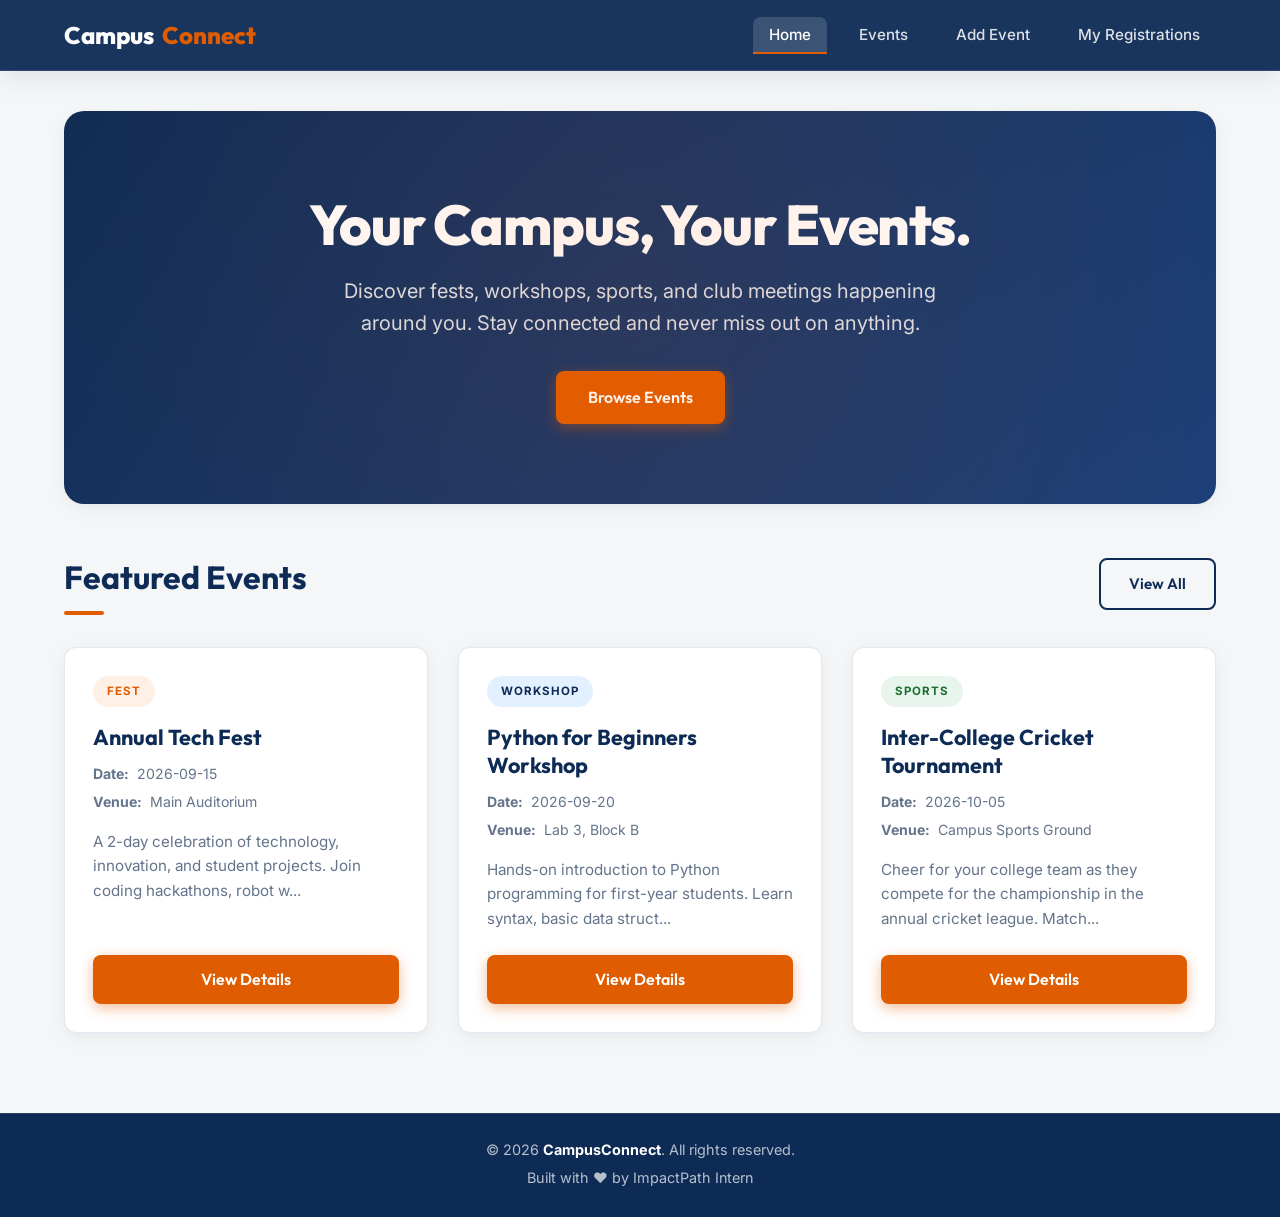
<file: index.html>
<!DOCTYPE html>
<html lang="en">

<head>
    <meta charset="UTF-8">
    <meta name="viewport" content="width=device-width, initial-scale=1.0">
    <meta name="description"
        content="Discover, create, and register for campus events. Stay connected with the latest fests, workshops, sports, and club meetings on campus.">
    <title>CampusConnect — Home</title>
    <link rel="stylesheet" href="css/styles.css">
</head>

<body>
    <!-- Navigation Bar -->
    <header>
        <nav>
            <a href="index.html" class="logo">
                Campus<span>Connect</span>
            </a>
            <ul class="nav-links">
                <li><a href="index.html" class="active">Home</a></li>
                <li><a href="events.html">Events</a></li>
                <li><a href="add-event.html">Add Event</a></li>
                <li><a href="my-registrations.html">My Registrations</a></li>
            </ul>
        </nav>
    </header>
    <!-- Main Content -->
    <main>
        <!-- Hero Section -->
        <section class="hero">
            <h1>Your Campus, Your Events.</h1>
            <p>Discover fests, workshops, sports, and club meetings happening around you. Stay connected and never miss
                out on anything.</p>
            <a href="events.html" class="btn-primary">Browse Events</a>
        </section>
        <!-- Featured Events Section -->
        <section>
            <div class="section-header">
                <h2 class="section-title">Featured Events</h2>
                <a href="events.html" class="btn-secondary">View All</a>
            </div>

            <!-- Grid to display featured events (We'll render 3 placeholders that are also dynamic in JS) -->
            <div class="events-grid" id="featured-grid">
                <!-- Event Cards will be dynamically loaded/synchronized from JS, or fallback to server-side static if JS disabled -->
                <article class="event-card">
                    <span class="category-badge badge-fest">Fest</span>
                    <h3>Annual Tech Fest 2026</h3>
                    <div class="event-meta">
                        <div><strong>Date:</strong> 2026-09-15</div>
                        <div><strong>Venue:</strong> Main Auditorium</div>
                    </div>
                    <p class="description">A 2-day celebration of technology, innovation and student projects from all
                        over the country.</p>
                    <a href="event-detail.html?id=1" class="btn-primary">View Details</a>
                </article>
                <article class="event-card">
                    <span class="category-badge badge-workshop">Workshop</span>
                    <h3>Python for Beginners</h3>
                    <div class="event-meta">
                        <div><strong>Date:</strong> 2026-09-20</div>
                        <div><strong>Venue:</strong> Lab 3, Block B</div>
                    </div>
                    <p class="description">Hands-on introduction to Python programming for first-year students. No prior
                        coding experience required.</p>
                    <a href="event-detail.html?id=2" class="btn-primary">View Details</a>
                </article>
                <article class="event-card">
                    <span class="category-badge badge-sports">Sports</span>
                    <h3>Inter-College Cricket Tournament</h3>
                    <div class="event-meta">
                        <div><strong>Date:</strong> 2026-10-05</div>
                        <div><strong>Venue:</strong> Campus Sports Ground</div>
                    </div>
                    <p class="description">Cheer for your college team as they compete for the championship in the
                        annual cricket league.</p>
                    <a href="event-detail.html?id=3" class="btn-primary">View Details</a>
                </article>
            </div>
        </section>
    </main>
    <!-- Footer -->
    <footer>
        <p>&copy; 2026 <strong>CampusConnect</strong>. All rights reserved.</p>
        <p>Built with &hearts; by ImpactPath Intern</p>
    </footer>
    <!-- Link JavaScript -->
    <script src="js/app.js"></script>
</body>

</html>
</file>
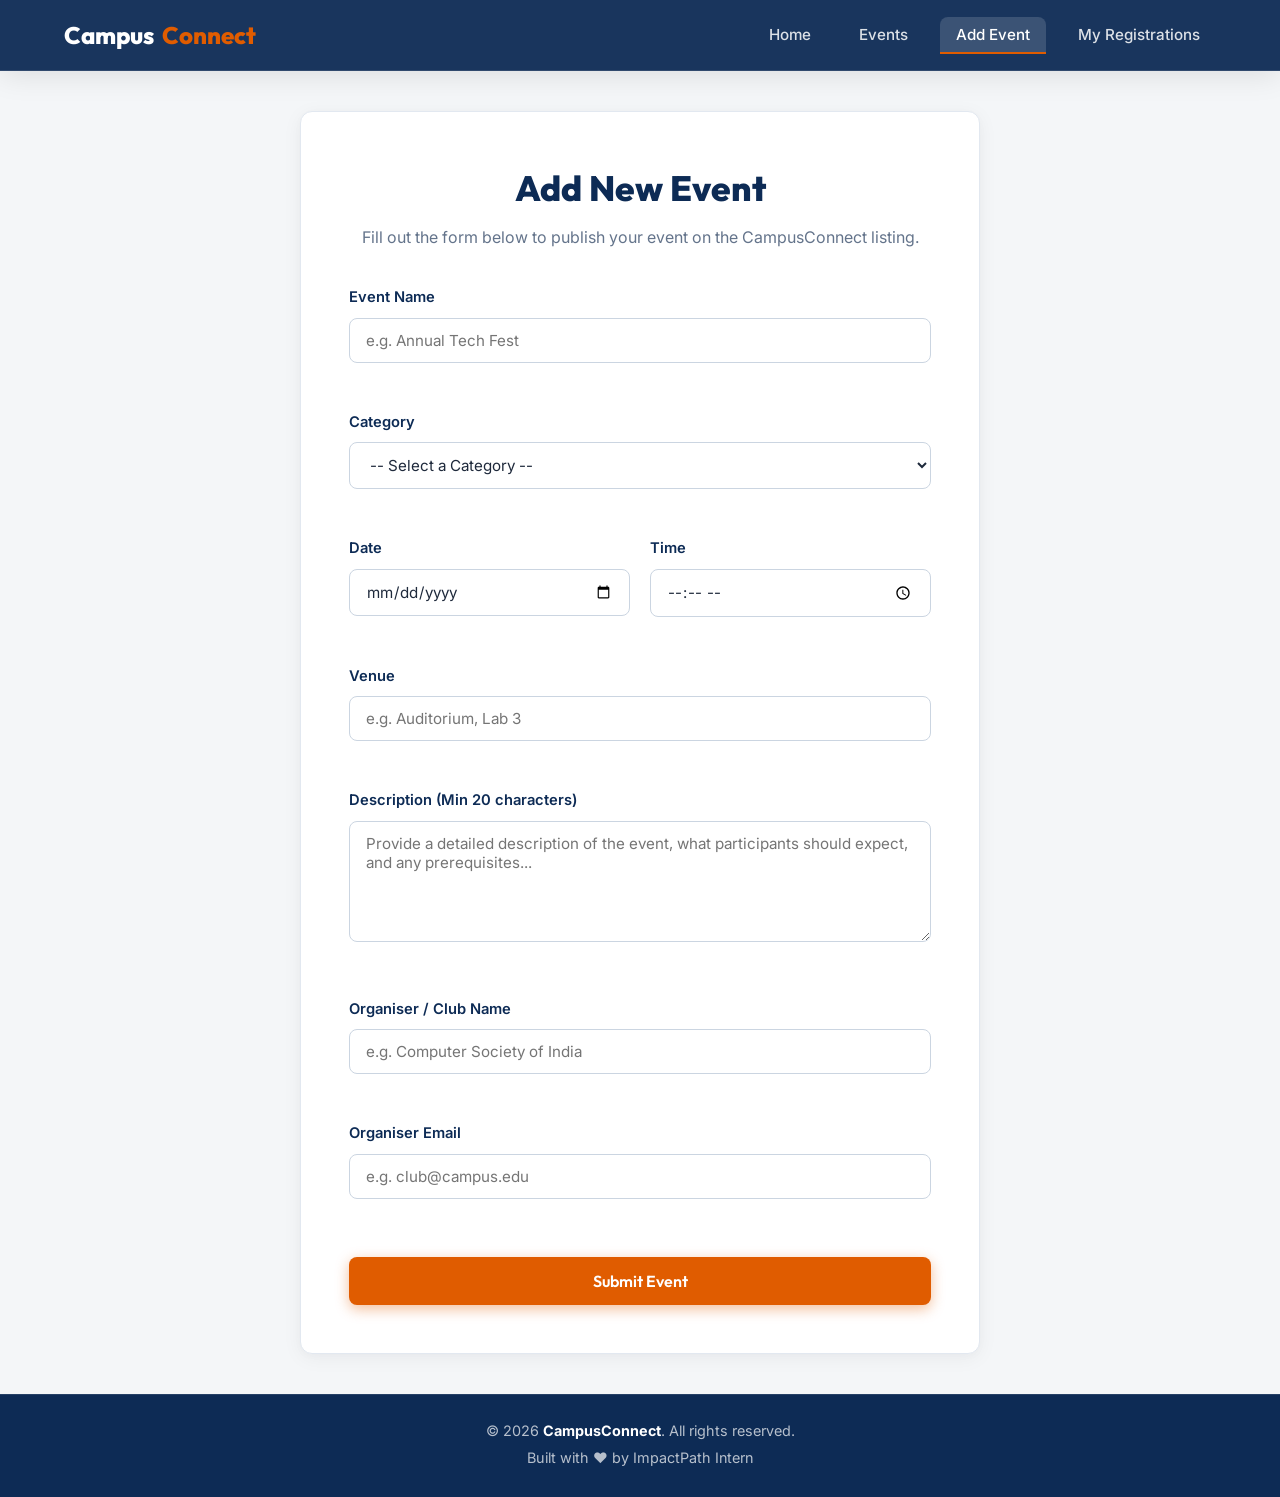
<file: add-event.html>
<!DOCTYPE html>
<html lang="en">

<head>
    <meta charset="UTF-8">
    <meta name="viewport" content="width=device-width, initial-scale=1.0">
    <meta name="description"
        content="Add a new campus event to CampusConnect. Share your club meetings, sports, workshops, or fests.">
    <title>CampusConnect — Add Event</title>
    <link rel="stylesheet" href="css/styles.css">
</head>

<body>
    <!-- Navigation Bar -->
    <header>
        <nav>
            <a href="index.html" class="logo">
                Campus<span>Connect</span>
            </a>
            <ul class="nav-links">
                <li><a href="index.html">Home</a></li>
                <li><a href="events.html">Events</a></li>
                <li><a href="add-event.html" class="active">Add Event</a></li>
                <li><a href="my-registrations.html">My Registrations</a></li>
            </ul>
        </nav>
    </header>
    <!-- Main Content -->
    <main>
        <div class="form-container">
            <div class="form-title-area">
                <h1>Add New Event</h1>
                <p>Fill out the form below to publish your event on the CampusConnect listing.</p>
            </div>
            <!-- Add Event Form -->
            <form id="add-event-form" novalidate>

                <!-- Event Name -->
                <div class="form-group">
                    <label for="event-name">Event Name</label>
                    <input type="text" id="event-name" name="eventName" placeholder="e.g. Annual Tech Fest" required>
                    <span class="error-message" id="name-error"></span>
                </div>
                <!-- Category select -->
                <div class="form-group">
                    <label for="category">Category</label>
                    <select id="category" name="category" required>
                        <option value="" disabled selected>-- Select a Category --</option>
                        <option value="fest">Fest</option>
                        <option value="workshop">Workshop</option>
                        <option value="sports">Sports</option>
                        <option value="club">Club</option>
                    </select>
                    <span class="error-message" id="cat-error"></span>
                </div>
                <!-- Event Date and Time in double column on desktop -->
                <div style="display: grid; grid-template-columns: 1fr 1fr; gap: 20px;">
                    <!-- Date -->
                    <div class="form-group">
                        <label for="event-date">Date</label>
                        <input type="date" id="event-date" name="eventDate" required>
                        <span class="error-message" id="date-error"></span>
                    </div>
                    <!-- Time -->
                    <div class="form-group">
                        <label for="event-time">Time</label>
                        <input type="time" id="event-time" name="eventTime" required>
                        <span class="error-message" id="time-error"></span>
                    </div>
                </div>
                <!-- Venue -->
                <div class="form-group">
                    <label for="venue">Venue</label>
                    <input type="text" id="venue" name="venue" placeholder="e.g. Auditorium, Lab 3" required>
                    <span class="error-message" id="venue-error"></span>
                </div>
                <!-- Description -->
                <div class="form-group">
                    <label for="description">Description (Min 20 characters)</label>
                    <textarea id="description" name="description" rows="5"
                        placeholder="Provide a detailed description of the event, what participants should expect, and any prerequisites..."
                        required></textarea>
                    <span class="error-message" id="desc-error"></span>
                </div>
                <!-- Organiser Name -->
                <div class="form-group">
                    <label for="organiser-name">Organiser / Club Name</label>
                    <input type="text" id="organiser-name" name="organiserName"
                        placeholder="e.g. Computer Society of India" required>
                    <span class="error-message" id="organiser-name-error"></span>
                </div>
                <!-- Organiser Email -->
                <div class="form-group">
                    <label for="organiser-email">Organiser Email</label>
                    <input type="email" id="organiser-email" name="organiserEmail" placeholder="e.g. club@campus.edu"
                        required>
                    <span class="error-message" id="organiser-email-error"></span>
                </div>
                <!-- Submit Button -->
                <button type="submit" class="btn-primary" style="width: 100%; margin-top: 10px;">Submit Event</button>
            </form>
        </div>
    </main>
    <!-- Footer -->
    <footer>
        <p>&copy; 2026 <strong>CampusConnect</strong>. All rights reserved.</p>
        <p>Built with &hearts; by ImpactPath Intern</p>
    </footer>
    <!-- Notification Toast -->
    <div id="toast" class="toast">
        <span id="toast-message">Event added successfully!</span>
    </div>
    <!-- JavaScript file -->
    <script src="js/app.js"></script>
</body>

</html>
</file>
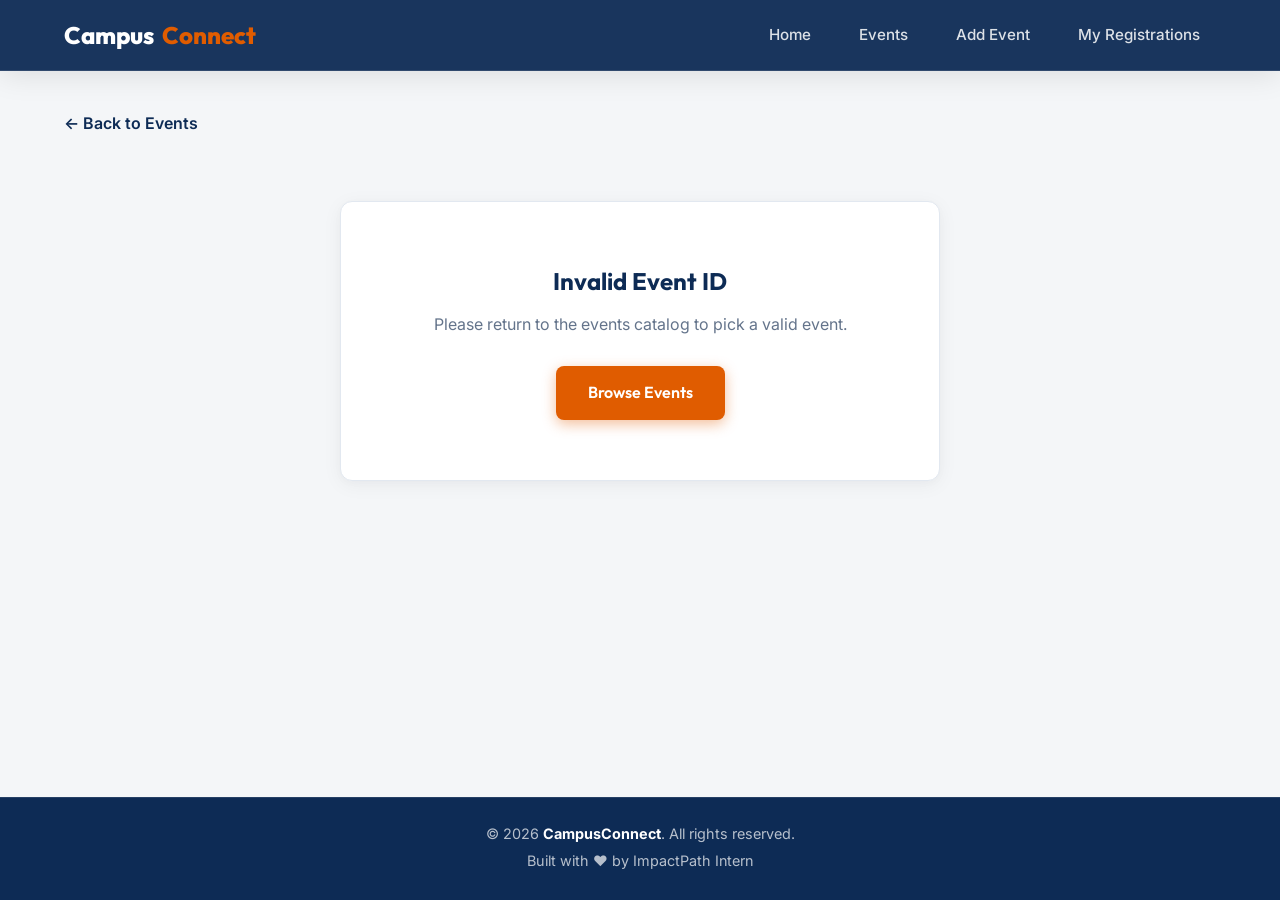
<file: event-detail.html>
<!DOCTYPE html>
<html lang="en">

<head>
    <meta charset="UTF-8">
    <meta name="viewport" content="width=device-width, initial-scale=1.0">
    <meta name="description" content="View complete details and register for the event on CampusConnect.">
    <title>CampusConnect — Event Details</title>
    <link rel="stylesheet" href="css/styles.css">
</head>

<body>
    <!-- Navigation Bar -->
    <header>
        <nav>
            <a href="index.html" class="logo">
                Campus<span>Connect</span>
            </a>
            <ul class="nav-links">
                <li><a href="index.html">Home</a></li>
                <li><a href="events.html">Events</a></li>
                <li><a href="add-event.html">Add Event</a></li>
                <li><a href="my-registrations.html">My Registrations</a></li>
            </ul>
        </nav>
    </header>
    <!-- Main Content -->
    <main>
        <!-- Back to Events Link -->
        <a href="events.html" class="back-link">
            &larr; Back to Events
        </a>
        <!-- Detail Container -->
        <div id="detail-container">
            <!-- Loading State / Fallback -->
            <div class="detail-grid">
                <!-- Main Details Column -->
                <div class="detail-main">
                    <div class="detail-header">
                        <span class="category-badge badge-fest" id="event-category">Fest</span>
                        <h1 id="event-title">Loading Event Title...</h1>
                    </div>
                    <div class="detail-meta-list">
                        <div class="detail-meta-item">
                            <span class="detail-meta-label">Date</span>
                            <span class="detail-meta-value" id="event-date">Loading...</span>
                        </div>
                        <div class="detail-meta-item">
                            <span class="detail-meta-label">Time</span>
                            <span class="detail-meta-value" id="event-time">Loading...</span>
                        </div>
                        <div class="detail-meta-item">
                            <span class="detail-meta-label">Venue</span>
                            <span class="detail-meta-value" id="event-venue">Loading...</span>
                        </div>
                        <div class="detail-meta-item">
                            <span class="detail-meta-label">Category</span>
                            <span class="detail-meta-value" id="event-category-name">Loading...</span>
                        </div>
                    </div>
                    <div class="detail-content">
                        <h2>About this Event</h2>
                        <p id="event-desc">Loading detailed description of the event...</p>
                    </div>
                </div>
                <!-- Sidebar Registration Column -->
                <div class="detail-sidebar">
                    <!-- Register Action Card -->
                    <div class="sidebar-card">
                        <h3>Registration</h3>
                        <p style="margin-bottom: 20px; color: var(--text-light); font-size: 0.95rem;">Join us for this
                            event! Registration is free for all campus students.</p>
                        <button id="register-btn" class="btn-primary">Register for this Event</button>
                    </div>
                    <!-- Organizer Info Card -->
                    <div class="sidebar-card">
                        <h3>Organized By</h3>
                        <div class="organizer-info">
                            <div class="organizer-field">
                                <span class="organizer-label">Name</span>
                                <span class="organizer-val" id="organiser-name">Loading Organizer...</span>
                            </div>
                            <div class="organizer-field" style="margin-top: 10px;">
                                <span class="organizer-label">Contact Email</span>
                                <span class="organizer-val" id="organiser-email">Loading Email...</span>
                            </div>
                        </div>
                    </div>
                </div>
            </div>
        </div>
    </main>
    <!-- Footer -->
    <footer>
        <p>&copy; 2026 <strong>CampusConnect</strong>. All rights reserved.</p>
        <p>Built with &hearts; by ImpactPath Intern</p>
    </footer>
    <!-- Notification Toast -->
    <div id="toast" class="toast">
        <span id="toast-message">Action processed!</span>
    </div>
    <!-- JavaScript file -->
    <script src="js/app.js"></script>
</body>

</html>
</file>
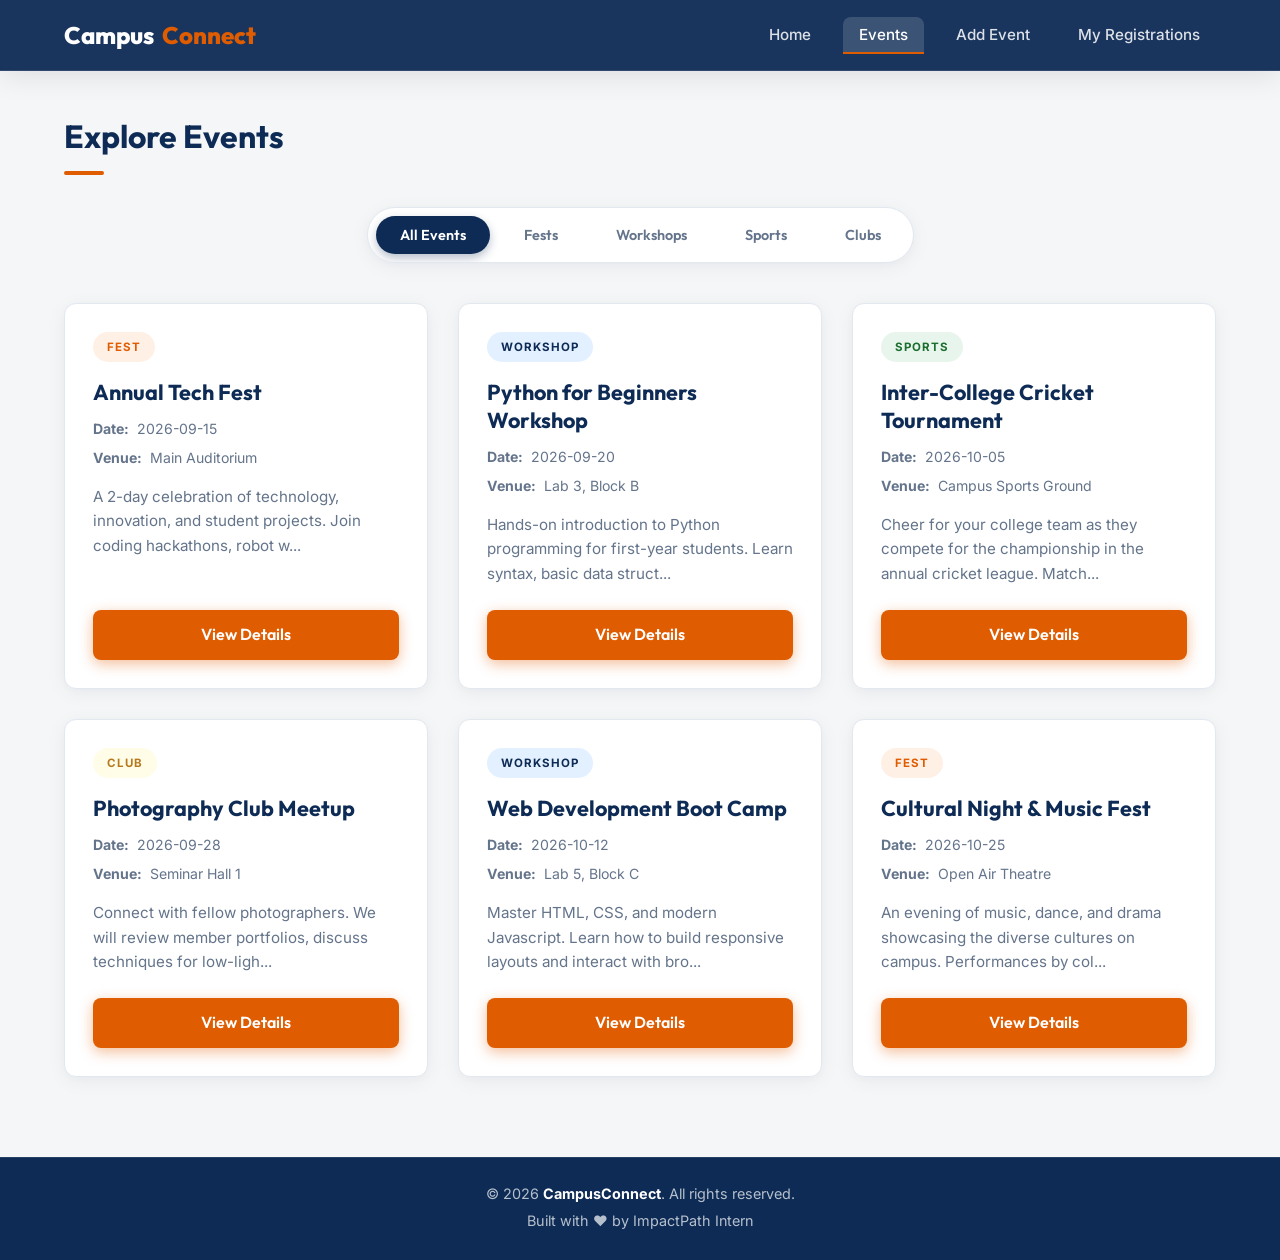
<file: events.html>
<!DOCTYPE html>
<html lang="en">

<head>
    <meta charset="UTF-8">
    <meta name="viewport" content="width=device-width, initial-scale=1.0">
    <meta name="description"
        content="Browse all upcoming events at our college. Filter events by Fest, Workshop, Sports, or Club meetings.">
    <title>CampusConnect — Browse Events</title>
    <link rel="stylesheet" href="css/styles.css">
</head>

<body>
    <!-- Navigation Bar -->
    <header>
        <nav>
            <a href="index.html" class="logo">
                Campus<span>Connect</span>
            </a>
            <ul class="nav-links">
                <li><a href="index.html">Home</a></li>
                <li><a href="events.html" class="active">Events</a></li>
                <li><a href="add-event.html">Add Event</a></li>
                <li><a href="my-registrations.html">My Registrations</a></li>
            </ul>
        </nav>
    </header>
    <!-- Main Content -->
    <main>
        <div class="section-header">
            <h2 class="section-title">Explore Events</h2>
        </div>
        <!-- Category Filters -->
        <div class="filters-wrapper">
            <div class="filters">
                <button data-filter="all" class="active">All Events</button>
                <button data-filter="fest">Fests</button>
                <button data-filter="workshop">Workshops</button>
                <button data-filter="sports">Sports</button>
                <button data-filter="club">Clubs</button>
            </div>
        </div>
        <!-- Events Grid (Rendered Dynamically via JS) -->
        <div class="events-grid" id="events-grid">
            <!-- Loading indicator or fallback content -->
            <p style="text-align: center; color: var(--text-light); grid-column: 1 / -1;">Loading campus events...</p>
        </div>
    </main>
    <!-- Footer -->
    <footer>
        <p>&copy; 2026 <strong>CampusConnect</strong>. All rights reserved.</p>
        <p>Built with &hearts; by ImpactPath Intern</p>
    </footer>
    <!-- JavaScript file -->
    <script src="js/app.js"></script>
</body>

</html>
</file>
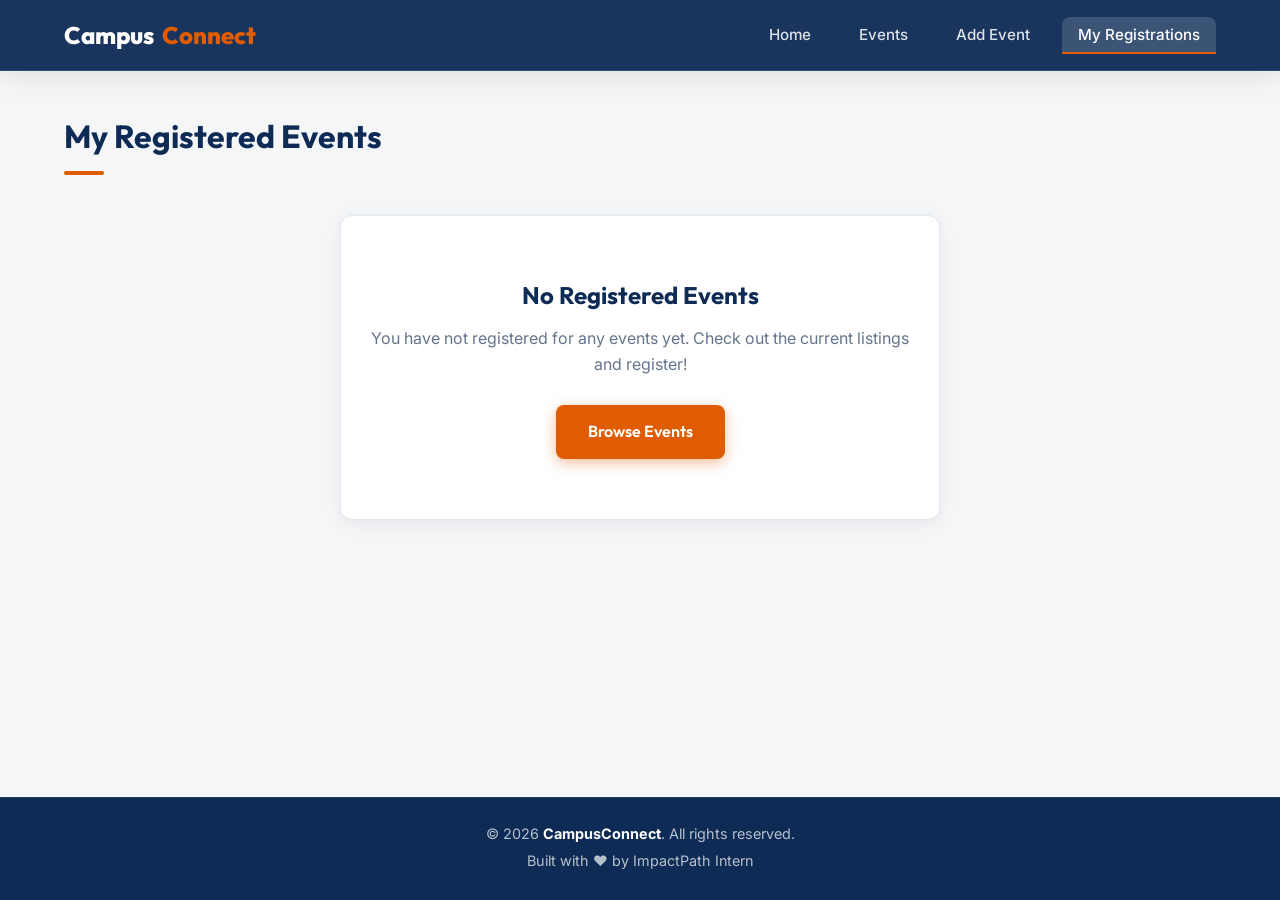
<file: my-registrations.html>
<!DOCTYPE html>
<html lang="en">

<head>
    <meta charset="UTF-8">
    <meta name="viewport" content="width=device-width, initial-scale=1.0">
    <meta name="description" content="View the college events you have registered for on CampusConnect.">
    <title>CampusConnect — My Registrations</title>
    <link rel="stylesheet" href="css/styles.css">
</head>

<body>
    <!-- Navigation Bar -->
    <header>
        <nav>
            <a href="index.html" class="logo">
                Campus<span>Connect</span>
            </a>
            <ul class="nav-links">
                <li><a href="index.html">Home</a></li>
                <li><a href="events.html">Events</a></li>
                <li><a href="add-event.html">Add Event</a></li>
                <li><a href="my-registrations.html" class="active">My Registrations</a></li>
            </ul>
        </nav>
    </header>
    <!-- Main Content -->
    <main>
        <div class="section-header">
            <h2 class="section-title">My Registered Events</h2>
        </div>
        <!-- Container for dynamic registrations list -->
        <div id="registrations-container">
            <!-- Empty state placeholder (will be toggleable/replaced by JavaScript) -->
            <div class="empty-state" id="empty-registrations-state">
                <h3>No Registered Events</h3>
                <p>You have not registered for any events yet. Check out the current listings and register!</p>
                <a href="events.html" class="btn-primary">Browse Events</a>
            </div>
            <!-- Grid for displaying registered events -->
            <div class="events-grid" id="registrations-list" style="display: none;">
                <!-- Registered event cards injected dynamically here -->
            </div>
        </div>
    </main>
    <!-- Footer -->
    <footer>
        <p>&copy; 2026 <strong>CampusConnect</strong>. All rights reserved.</p>
        <p>Built with &hearts; by ImpactPath Intern</p>
    </footer>
    <!-- Notification Toast -->
    <div id="toast" class="toast">
        <span id="toast-message">Registrations synced!</span>
    </div>
    <!-- JavaScript file -->
    <script src="js/app.js"></script>
</body>

</html>
</file>
<file: css/styles.css>
/* Import Modern Google Fonts */
@import url('https://fonts.googleapis.com/css2?family=Inter:wght@300;400;500;600;700&family=Outfit:wght@400;500;600;700;800&display=swap');

/* --- Reset & Variables --- */
*,
*::before,
*::after {
    box-sizing: border-box;
    margin: 0;
    padding: 0;
}

:root {
    /* Color Palette */
    --primary: #0D2B55;
    /* Deep Royal Navy */
    --primary-light: #1A3F7A;
    /* Lighter Navy for hovers */
    --accent: #E05C00;
    /* Vibrant Warm Amber */
    --accent-light: #FF7315;
    /* Lighter Accent */
    --success: #1B6E2E;
    /* Emerald Green */
    --success-light: #2E8B57;
    --bg: #F4F6F8;
    /* Cool Soft Gray */
    --card-bg: #FFFFFF;
    /* Clean White */
    --text: #1E293B;
    /* Slate Dark */
    --text-light: #64748B;
    /* Slate Muted */
    --border: #E2E8F0;
    /* Light border */
    --error: #EF4444;
    /* Crimson Red */

    /* Styling Tokens */
    --radius: 12px;
    --radius-sm: 8px;
    --radius-lg: 20px;
    --shadow: 0 4px 20px rgba(15, 23, 42, 0.05), 0 2px 8px rgba(15, 23, 42, 0.02);
    --shadow-hover: 0 20px 40px rgba(15, 23, 42, 0.12), 0 8px 16px rgba(15, 23, 42, 0.06);
    --transition: all 0.3s cubic-bezier(0.4, 0, 0.2, 1);
    --font-display: 'Outfit', -apple-system, BlinkMacSystemFont, "Segoe UI", Roboto, sans-serif;
    --font-body: 'Inter', -apple-system, BlinkMacSystemFont, "Segoe UI", Roboto, sans-serif;
}

/* Base Body Styles */
body {
    font-family: var(--font-body);
    background-color: var(--bg);
    color: var(--text);
    line-height: 1.6;
    min-height: 100vh;
    display: flex;
    flex-direction: column;
}

/* --- Header & Navigation Bar (Sticky & Glassmorphic effect) --- */
header {
    background: rgba(13, 43, 85, 0.95);
    backdrop-filter: blur(10px);
    position: sticky;
    top: 0;
    z-index: 100;
    box-shadow: 0 4px 30px rgba(0, 0, 0, 0.1);
    border-bottom: 1px solid rgba(255, 255, 255, 0.1);
}

nav {
    max-width: 1200px;
    margin: 0 auto;
    display: flex;
    justify-content: space-between;
    align-items: center;
    padding: 16px 24px;
}

.logo {
    font-family: var(--font-display);
    font-size: 1.5rem;
    font-weight: 800;
    color: #FFFFFF;
    text-decoration: none;
    display: flex;
    align-items: center;
    gap: 8px;
}

.logo span {
    color: var(--accent);
}

.nav-links {
    display: flex;
    gap: 16px;
    list-style: none;
}

.nav-links a {
    color: rgba(255, 255, 255, 0.85);
    text-decoration: none;
    font-size: 0.95rem;
    font-weight: 500;
    padding: 8px 16px;
    border-radius: var(--radius-sm);
    transition: var(--transition);
}

.nav-links a:hover,
.nav-links a.active {
    color: #FFFFFF;
    background-color: rgba(255, 255, 255, 0.15);
}

.nav-links a.active {
    border-bottom: 2px solid var(--accent);
    border-bottom-left-radius: 0;
    border-bottom-right-radius: 0;
}

/* --- Main Layout --- */
main {
    flex: 1;
    max-width: 1200px;
    width: 100%;
    margin: 0 auto;
    padding: 40px 24px;
}

/* --- Hero Section --- */
.hero {
    background: linear-gradient(135deg, var(--primary), var(--primary-light));
    color: #FFFFFF;
    text-align: center;
    padding: 80px 24px;
    border-radius: var(--radius-lg);
    margin-bottom: 48px;
    position: relative;
    overflow: hidden;
    box-shadow: var(--shadow);
}

.hero::before {
    content: '';
    position: absolute;
    top: -50%;
    left: -50%;
    width: 200%;
    height: 200%;
    background: radial-gradient(circle, rgba(255, 92, 0, 0.1) 0%, transparent 60%);
    pointer-events: none;
}

.hero h1 {
    font-family: var(--font-display);
    font-size: 3.5rem;
    font-weight: 800;
    letter-spacing: -0.02em;
    margin-bottom: 16px;
    line-height: 1.2;
}

.hero p {
    font-size: 1.25rem;
    color: rgba(255, 255, 255, 0.85);
    max-width: 600px;
    margin: 0 auto 32px auto;
}

/* Buttons */
.btn-primary {
    display: inline-block;
    background-color: var(--accent);
    color: #FFFFFF;
    font-family: var(--font-display);
    font-weight: 600;
    text-decoration: none;
    padding: 14px 32px;
    border-radius: var(--radius-sm);
    border: none;
    cursor: pointer;
    font-size: 1rem;
    transition: var(--transition);
    box-shadow: 0 4px 14px rgba(224, 92, 0, 0.4);
}

.btn-primary:hover {
    background-color: var(--accent-light);
    transform: translateY(-2px);
    box-shadow: 0 6px 20px rgba(224, 92, 0, 0.6);
}

.btn-secondary {
    display: inline-block;
    background-color: transparent;
    color: var(--primary);
    font-family: var(--font-display);
    font-weight: 600;
    text-decoration: none;
    padding: 12px 28px;
    border-radius: var(--radius-sm);
    border: 2px solid var(--primary);
    cursor: pointer;
    font-size: 0.95rem;
    transition: var(--transition);
}

.btn-secondary:hover {
    background-color: var(--primary);
    color: #FFFFFF;
    transform: translateY(-2px);
}

/* --- Section Headings --- */
.section-header {
    display: flex;
    justify-content: space-between;
    align-items: center;
    margin-bottom: 32px;
}

.section-title {
    font-family: var(--font-display);
    font-size: 2rem;
    font-weight: 700;
    color: var(--primary);
    position: relative;
}

.section-title::after {
    content: '';
    display: block;
    width: 40px;
    height: 4px;
    background-color: var(--accent);
    margin-top: 8px;
    border-radius: 2px;
}

/* --- Event Cards & Grid --- */
.events-grid {
    display: grid;
    grid-template-columns: repeat(auto-fill, minmax(320px, 1fr));
    gap: 30px;
    margin-bottom: 40px;
}

.event-card {
    background-color: var(--card-bg);
    border-radius: var(--radius);
    box-shadow: var(--shadow);
    padding: 28px;
    display: flex;
    flex-direction: column;
    border: 1px solid var(--border);
    transition: var(--transition);
    position: relative;
}

.event-card:hover {
    transform: translateY(-6px);
    box-shadow: var(--shadow-hover);
    border-color: rgba(13, 43, 85, 0.15);
}

.category-badge {
    display: inline-block;
    align-self: flex-start;
    padding: 6px 14px;
    border-radius: 20px;
    font-size: 0.72rem;
    font-weight: 700;
    text-transform: uppercase;
    letter-spacing: 1px;
    margin-bottom: 16px;
}

.badge-fest {
    background: #FFF0E6;
    color: var(--accent);
}

.badge-workshop {
    background: #E3F0FF;
    color: var(--primary);
}

.badge-sports {
    background: #E8F5EC;
    color: var(--success);
}

.badge-club {
    background: #FFFDE7;
    color: #B7791F;
}

.event-card h3 {
    font-family: var(--font-display);
    font-size: 1.35rem;
    font-weight: 700;
    color: var(--primary);
    margin-bottom: 12px;
    line-height: 1.3;
}

.event-meta {
    display: flex;
    flex-direction: column;
    gap: 6px;
    font-size: 0.88rem;
    color: var(--text-light);
    margin-bottom: 16px;
}

.event-meta div {
    display: flex;
    align-items: center;
    gap: 8px;
}

.event-card p.description {
    font-size: 0.95rem;
    color: var(--text-light);
    margin-bottom: 24px;
    flex-grow: 1;
    display: -webkit-box;
    -webkit-line-clamp: 3;
    -webkit-box-orient: vertical;
    overflow: hidden;
}

.event-card .btn-primary {
    width: 100%;
    text-align: center;
    padding: 12px;
}

/* --- Category Filter Buttons --- */
.filters-wrapper {
    display: flex;
    justify-content: center;
    margin-bottom: 40px;
}

.filters {
    display: flex;
    gap: 10px;
    background-color: var(--card-bg);
    padding: 8px;
    border-radius: 40px;
    box-shadow: var(--shadow);
    border: 1px solid var(--border);
    overflow-x: auto;
    max-width: 100%;
}

.filters button {
    background: transparent;
    border: none;
    font-family: var(--font-display);
    font-size: 0.9rem;
    font-weight: 600;
    color: var(--text-light);
    padding: 10px 24px;
    border-radius: 30px;
    cursor: pointer;
    transition: var(--transition);
    white-space: nowrap;
}

.filters button:hover {
    color: var(--primary);
    background-color: var(--bg);
}

.filters button.active {
    background-color: var(--primary);
    color: #FFFFFF;
    box-shadow: 0 4px 10px rgba(13, 43, 85, 0.3);
}

/* --- Event Detail Page --- */
.detail-grid {
    display: grid;
    grid-template-columns: 2fr 1fr;
    gap: 40px;
    align-items: start;
}

.detail-main {
    background-color: var(--card-bg);
    border-radius: var(--radius);
    box-shadow: var(--shadow);
    padding: 40px;
    border: 1px solid var(--border);
}

.detail-header {
    border-bottom: 1px solid var(--border);
    padding-bottom: 24px;
    margin-bottom: 28px;
}

.detail-header h1 {
    font-family: var(--font-display);
    font-size: 2.5rem;
    font-weight: 800;
    color: var(--primary);
    margin-top: 12px;
    margin-bottom: 12px;
}

.detail-meta-list {
    display: grid;
    grid-template-columns: repeat(2, 1fr);
    gap: 16px;
    margin-bottom: 28px;
}

.detail-meta-item {
    background-color: var(--bg);
    padding: 16px;
    border-radius: var(--radius-sm);
    display: flex;
    flex-direction: column;
    gap: 4px;
}

.detail-meta-label {
    font-size: 0.75rem;
    font-weight: 700;
    text-transform: uppercase;
    color: var(--text-light);
    letter-spacing: 0.5px;
}

.detail-meta-value {
    font-weight: 600;
    color: var(--primary);
    font-size: 1rem;
}

.detail-content h2 {
    font-family: var(--font-display);
    font-size: 1.5rem;
    color: var(--primary);
    margin-bottom: 16px;
}

.detail-content p {
    color: var(--text);
    font-size: 1.05rem;
    line-height: 1.7;
    margin-bottom: 24px;
}

.detail-sidebar {
    display: flex;
    flex-direction: column;
    gap: 24px;
}

.sidebar-card {
    background-color: var(--card-bg);
    border-radius: var(--radius);
    box-shadow: var(--shadow);
    padding: 30px;
    border: 1px solid var(--border);
}

.sidebar-card h3 {
    font-family: var(--font-display);
    font-size: 1.25rem;
    color: var(--primary);
    margin-bottom: 16px;
    border-bottom: 2px solid var(--border);
    padding-bottom: 10px;
}

.organizer-info {
    display: flex;
    flex-direction: column;
    gap: 12px;
}

.organizer-field {
    display: flex;
    flex-direction: column;
}

.organizer-label {
    font-size: 0.75rem;
    color: var(--text-light);
    text-transform: uppercase;
    font-weight: 600;
}

.organizer-val {
    font-weight: 500;
    color: var(--text);
    word-break: break-all;
}

.sidebar-card .btn-primary {
    width: 100%;
    text-align: center;
}

.back-link {
    display: inline-flex;
    align-items: center;
    gap: 8px;
    color: var(--primary);
    text-decoration: none;
    font-weight: 600;
    margin-bottom: 24px;
    transition: var(--transition);
}

.back-link:hover {
    color: var(--accent);
    transform: translateX(-4px);
}

/* --- Form Layout (Add Event Form) --- */
.form-container {
    max-width: 680px;
    margin: 0 auto;
    background-color: var(--card-bg);
    border-radius: var(--radius);
    box-shadow: var(--shadow);
    padding: 48px;
    border: 1px solid var(--border);
}

.form-title-area {
    text-align: center;
    margin-bottom: 36px;
}

.form-title-area h1 {
    font-family: var(--font-display);
    font-size: 2.2rem;
    font-weight: 800;
    color: var(--primary);
    margin-bottom: 8px;
}

.form-title-area p {
    color: var(--text-light);
}

.form-group {
    margin-bottom: 24px;
}

.form-group label {
    display: block;
    margin-bottom: 8px;
    font-weight: 600;
    color: var(--primary);
    font-size: 0.92rem;
}

.form-group input,
.form-group select,
.form-group textarea {
    width: 100%;
    padding: 12px 16px;
    border: 1.5px solid #CBD5E1;
    border-radius: var(--radius-sm);
    font-family: var(--font-body);
    font-size: 0.95rem;
    color: var(--text);
    background-color: #FFFFFF;
    transition: var(--transition);
}

.form-group input:focus,
.form-group select:focus,
.form-group textarea:focus {
    border-color: var(--accent);
    outline: none;
    box-shadow: 0 0 0 4px rgba(224, 92, 0, 0.1);
}

.form-group textarea {
    resize: vertical;
}

.error-message {
    color: var(--error);
    font-size: 0.8rem;
    margin-top: 6px;
    display: block;
    font-weight: 500;
    min-height: 18px;
}

/* --- My Registrations / Empty State --- */
.empty-state {
    text-align: center;
    padding: 60px 24px;
    background-color: var(--card-bg);
    border-radius: var(--radius);
    box-shadow: var(--shadow);
    border: 1px solid var(--border);
    max-width: 600px;
    margin: 40px auto;
}

.empty-state h3 {
    font-family: var(--font-display);
    font-size: 1.5rem;
    color: var(--primary);
    margin-bottom: 12px;
}

.empty-state p {
    color: var(--text-light);
    margin-bottom: 28px;
}

/* --- Footer --- */
footer {
    background-color: var(--primary);
    color: rgba(255, 255, 255, 0.7);
    text-align: center;
    padding: 24px;
    margin-top: auto;
    border-top: 1px solid rgba(255, 255, 255, 0.1);
    font-size: 0.9rem;
}

footer p {
    margin-bottom: 4px;
}

footer strong {
    color: #FFFFFF;
}

/* --- Notification Messages (Toasts) --- */
.toast {
    position: fixed;
    bottom: 24px;
    right: 24px;
    background-color: var(--primary);
    color: #FFFFFF;
    padding: 16px 28px;
    border-radius: var(--radius-sm);
    box-shadow: 0 10px 25px rgba(0, 0, 0, 0.2);
    display: flex;
    align-items: center;
    gap: 12px;
    z-index: 1000;
    font-weight: 600;
    transform: translateY(100px);
    opacity: 0;
    transition: all 0.4s cubic-bezier(0.175, 0.885, 0.32, 1.275);
}

.toast.show {
    transform: translateY(0);
    opacity: 1;
}

.toast-success {
    background-color: var(--success);
}

/* --- Responsive Media Queries --- */
@media (max-width: 768px) {
    nav {
        flex-direction: column;
        gap: 16px;
        padding: 16px;
    }

    .nav-links {
        width: 100%;
        justify-content: center;
        flex-wrap: wrap;
        gap: 8px;
    }

    .nav-links a {
        font-size: 0.88rem;
        padding: 6px 12px;
    }

    .hero {
        padding: 60px 16px;
    }

    .hero h1 {
        font-size: 2.2rem;
    }

    .hero p {
        font-size: 1rem;
    }

    .events-grid {
        grid-template-columns: 1fr;
        gap: 20px;
        padding: 0;
    }

    .detail-grid {
        grid-template-columns: 1fr;
        gap: 30px;
    }

    .detail-main {
        padding: 24px;
    }

    .detail-header h1 {
        font-size: 1.8rem;
    }

    .detail-meta-list {
        grid-template-columns: 1fr;
        gap: 12px;
    }

    .form-container {
        padding: 24px;
    }

    .form-title-area h1 {
        font-size: 1.8rem;
    }
}
</file>
